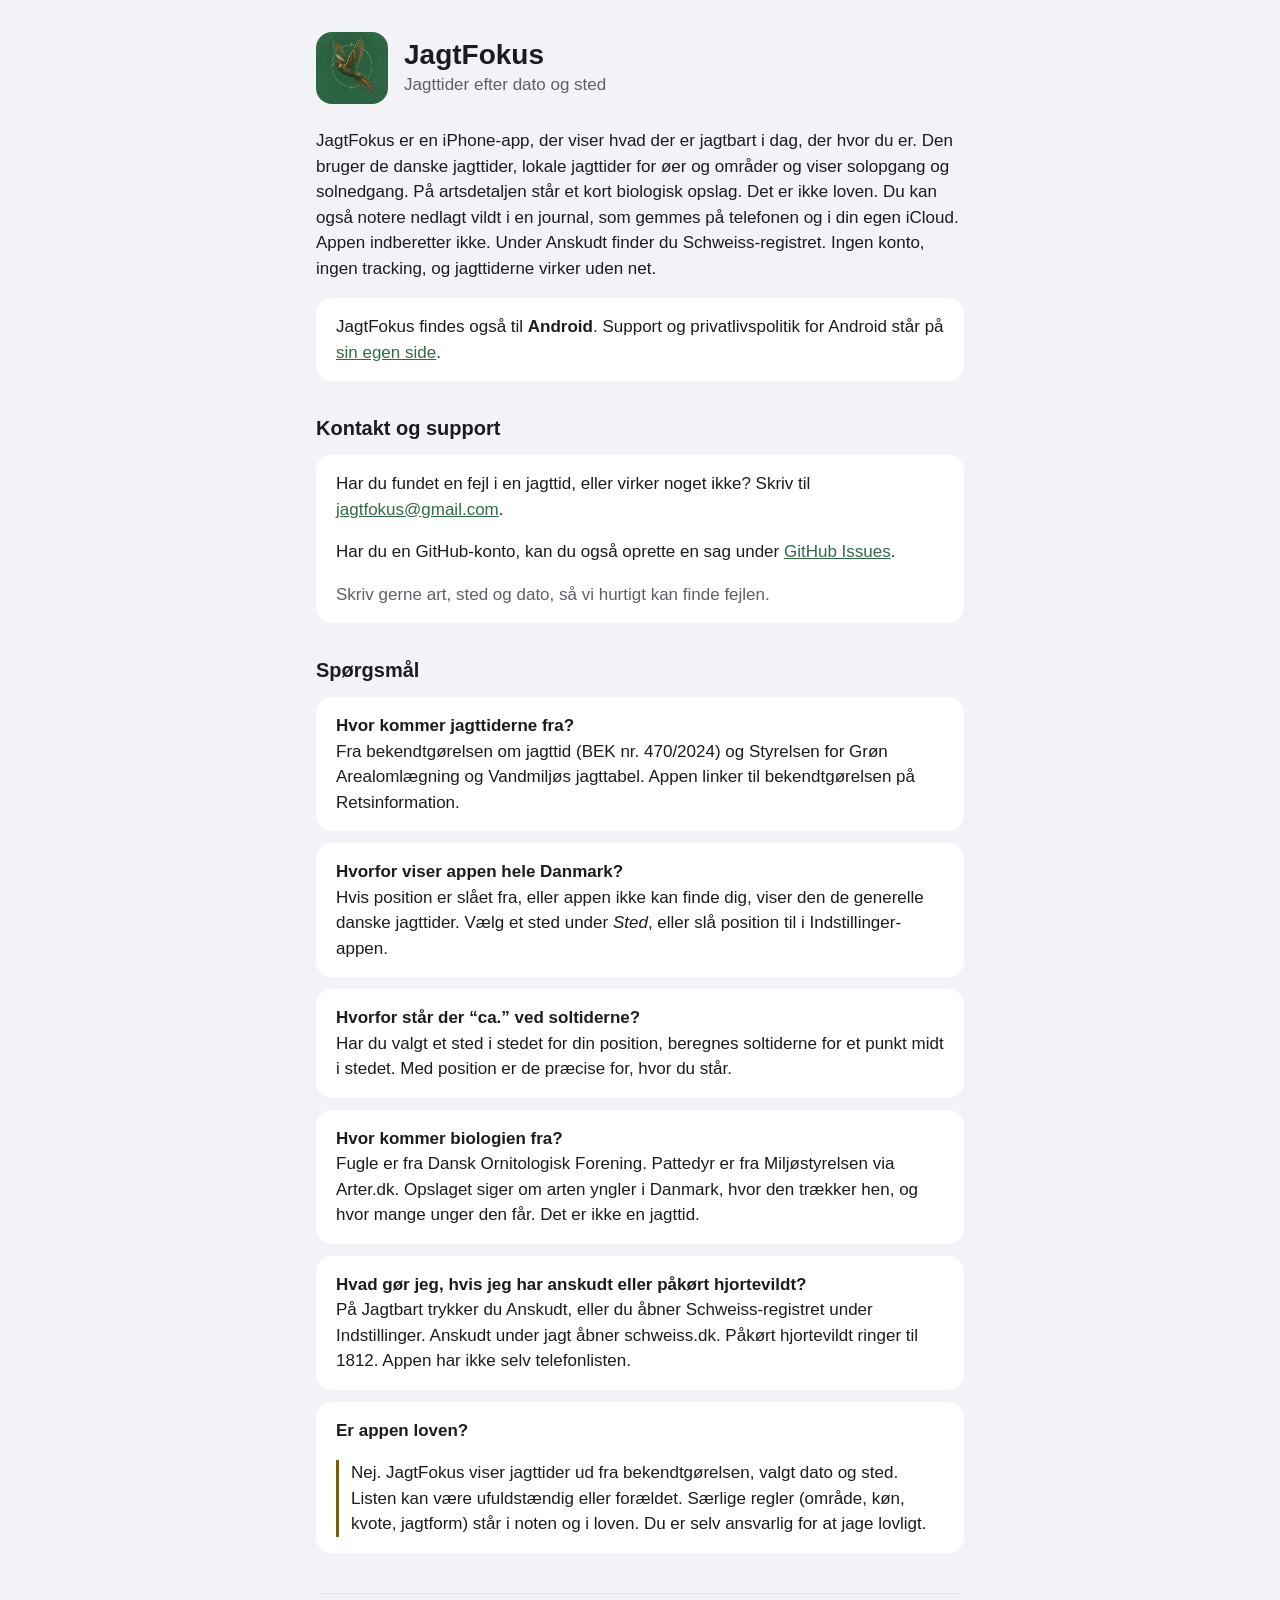
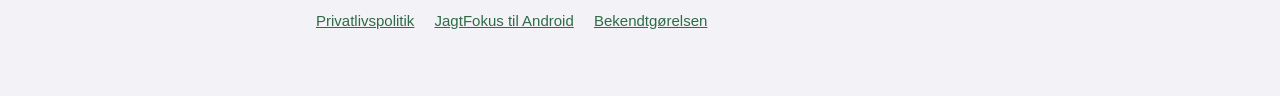
<file: index.html>
<!doctype html>
<html lang="da">
<head>
<meta charset="utf-8">
<meta name="viewport" content="width=device-width, initial-scale=1">
<title>JagtFokus – support</title>
<meta name="description" content="JagtFokus viser hvad der er jagtbart i dag, der hvor du er. Support og spørgsmål.">
<link rel="stylesheet" href="style.css">
</head>
<body>
<main>
<header>
  <img src="icon.png" alt="">
  <div>
    <h1>JagtFokus</h1>
    <div class="muted">Jagttider efter dato og sted</div>
  </div>
</header>

<p>JagtFokus er en iPhone-app, der viser hvad der er jagtbart i dag, der hvor du er. Den bruger de danske jagttider, lokale jagttider for øer og områder og viser solopgang og solnedgang. På artsdetaljen står et kort biologisk opslag. Det er ikke loven. Du kan også notere nedlagt vildt i en journal, som gemmes på telefonen og i din egen iCloud. Appen indberetter ikke. Under Anskudt finder du Schweiss-registret. Ingen konto, ingen tracking, og jagttiderne virker uden net.</p>

<div class="card">
  <p>JagtFokus findes også til <strong>Android</strong>. Support og privatlivspolitik for Android står på <a href="android/">sin egen side</a>.</p>
</div>

<h2>Kontakt og support</h2>
<div class="card">
  <p>Har du fundet en fejl i en jagttid, eller virker noget ikke? Skriv til <a href="mailto:jagtfokus@gmail.com">jagtfokus@gmail.com</a>.</p>
  <p>Har du en GitHub-konto, kan du også oprette en sag under <a href="https://github.com/KennethEgholm/jagtapp/issues">GitHub Issues</a>.</p>
  <p class="muted">Skriv gerne art, sted og dato, så vi hurtigt kan finde fejlen.</p>
</div>

<h2>Spørgsmål</h2>
<div class="card">
  <p><strong>Hvor kommer jagttiderne fra?</strong><br>
  Fra bekendtgørelsen om jagttid (BEK nr. 470/2024) og Styrelsen for Grøn Arealomlægning og Vandmiljøs jagttabel. Appen linker til bekendtgørelsen på Retsinformation.</p>
</div>
<div class="card">
  <p><strong>Hvorfor viser appen hele Danmark?</strong><br>
  Hvis position er slået fra, eller appen ikke kan finde dig, viser den de generelle danske jagttider. Vælg et sted under <em>Sted</em>, eller slå position til i Indstillinger-appen.</p>
</div>
<div class="card">
  <p><strong>Hvorfor står der “ca.” ved soltiderne?</strong><br>
  Har du valgt et sted i stedet for din position, beregnes soltiderne for et punkt midt i stedet. Med position er de præcise for, hvor du står.</p>
</div>
<div class="card">
  <p><strong>Hvor kommer biologien fra?</strong><br>
  Fugle er fra Dansk Ornitologisk Forening. Pattedyr er fra Miljøstyrelsen via Arter.dk. Opslaget siger om arten yngler i Danmark, hvor den trækker hen, og hvor mange unger den får. Det er ikke en jagttid.</p>
</div>
<div class="card">
  <p><strong>Hvad gør jeg, hvis jeg har anskudt eller påkørt hjortevildt?</strong><br>
  På Jagtbart trykker du Anskudt, eller du åbner Schweiss-registret under Indstillinger. Anskudt under jagt åbner schweiss.dk. Påkørt hjortevildt ringer til 1812. Appen har ikke selv telefonlisten.</p>
</div>
<div class="card">
  <p><strong>Er appen loven?</strong></p>
  <p class="note">Nej. JagtFokus viser jagttider ud fra bekendtgørelsen, valgt dato og sted. Listen kan være ufuldstændig eller forældet. Særlige regler (område, køn, kvote, jagtform) står i noten og i loven. Du er selv ansvarlig for at jage lovligt.</p>
</div>

<nav>
  <a href="privatliv.html">Privatlivspolitik</a>
  <a href="android/">JagtFokus til Android</a>
  <a href="https://www.retsinformation.dk/eli/lta/2024/470">Bekendtgørelsen</a>
</nav>
</main>
</body>
</html>
</file>
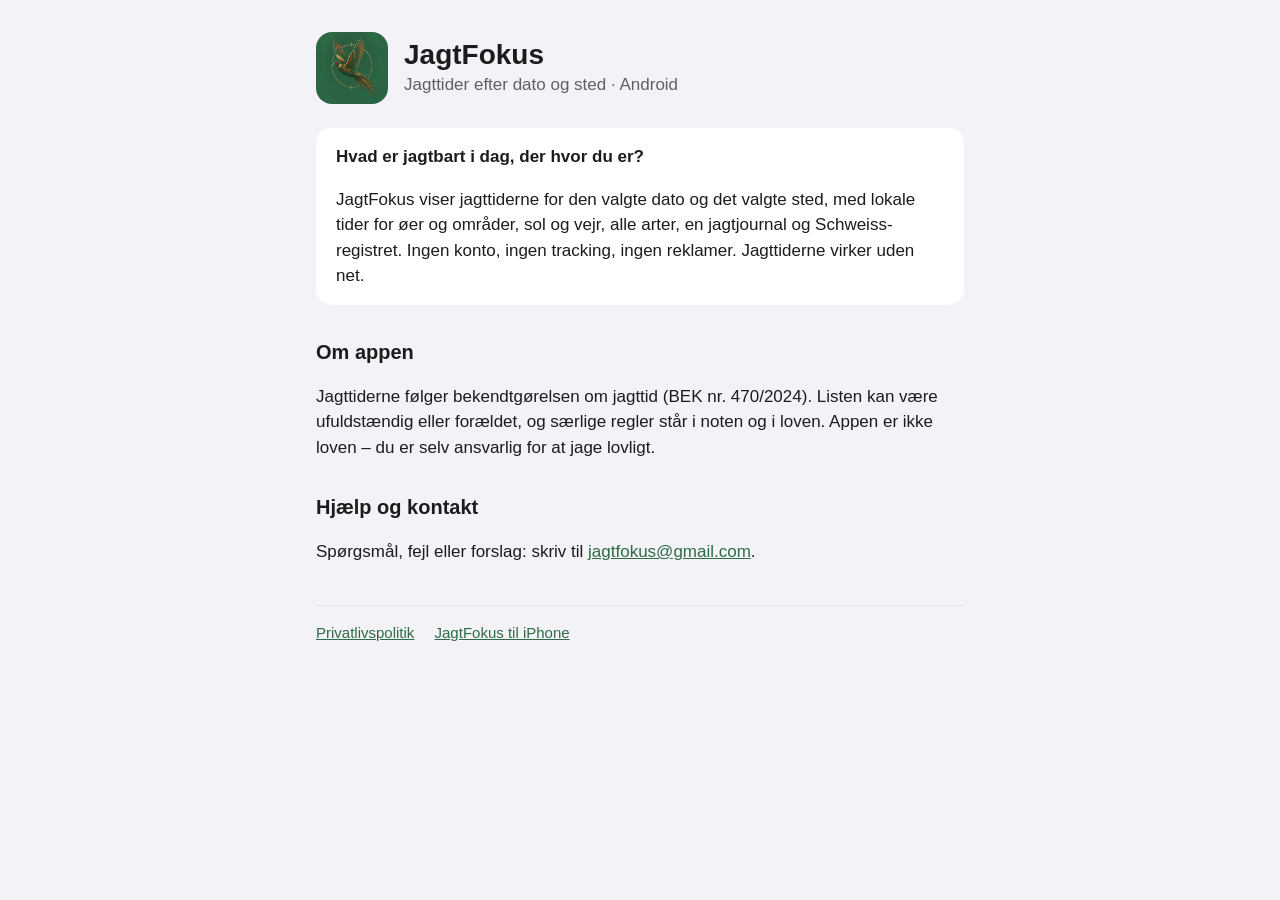
<file: android/index.html>
<!doctype html>
<html lang="da">
<head>
<meta charset="utf-8">
<meta name="viewport" content="width=device-width, initial-scale=1">
<title>JagtFokus til Android</title>
<link rel="stylesheet" href="style.css">
</head>
<body>
<main>
<header>
  <img src="icon.png" alt="">
  <div>
    <h1>JagtFokus</h1>
    <div class="muted">Jagttider efter dato og sted · Android</div>
  </div>
</header>

<div class="card">
  <p><strong>Hvad er jagtbart i dag, der hvor du er?</strong></p>
  <p>JagtFokus viser jagttiderne for den valgte dato og det valgte sted, med lokale tider for øer og områder, sol og vejr, alle arter, en jagtjournal og Schweiss-registret. Ingen konto, ingen tracking, ingen reklamer. Jagttiderne virker uden net.</p>
</div>

<h2>Om appen</h2>
<p>Jagttiderne følger bekendtgørelsen om jagttid (BEK nr. 470/2024). Listen kan være ufuldstændig eller forældet, og særlige regler står i noten og i loven. Appen er ikke loven – du er selv ansvarlig for at jage lovligt.</p>

<h2>Hjælp og kontakt</h2>
<p>Spørgsmål, fejl eller forslag: skriv til <a href="mailto:jagtfokus@gmail.com">jagtfokus@gmail.com</a>.</p>

<nav>
  <a href="privatliv.html">Privatlivspolitik</a>
  <a href="https://kennethegholm.github.io/jagtapp/">JagtFokus til iPhone</a>
</nav>
</main>
</body>
</html>
</file>
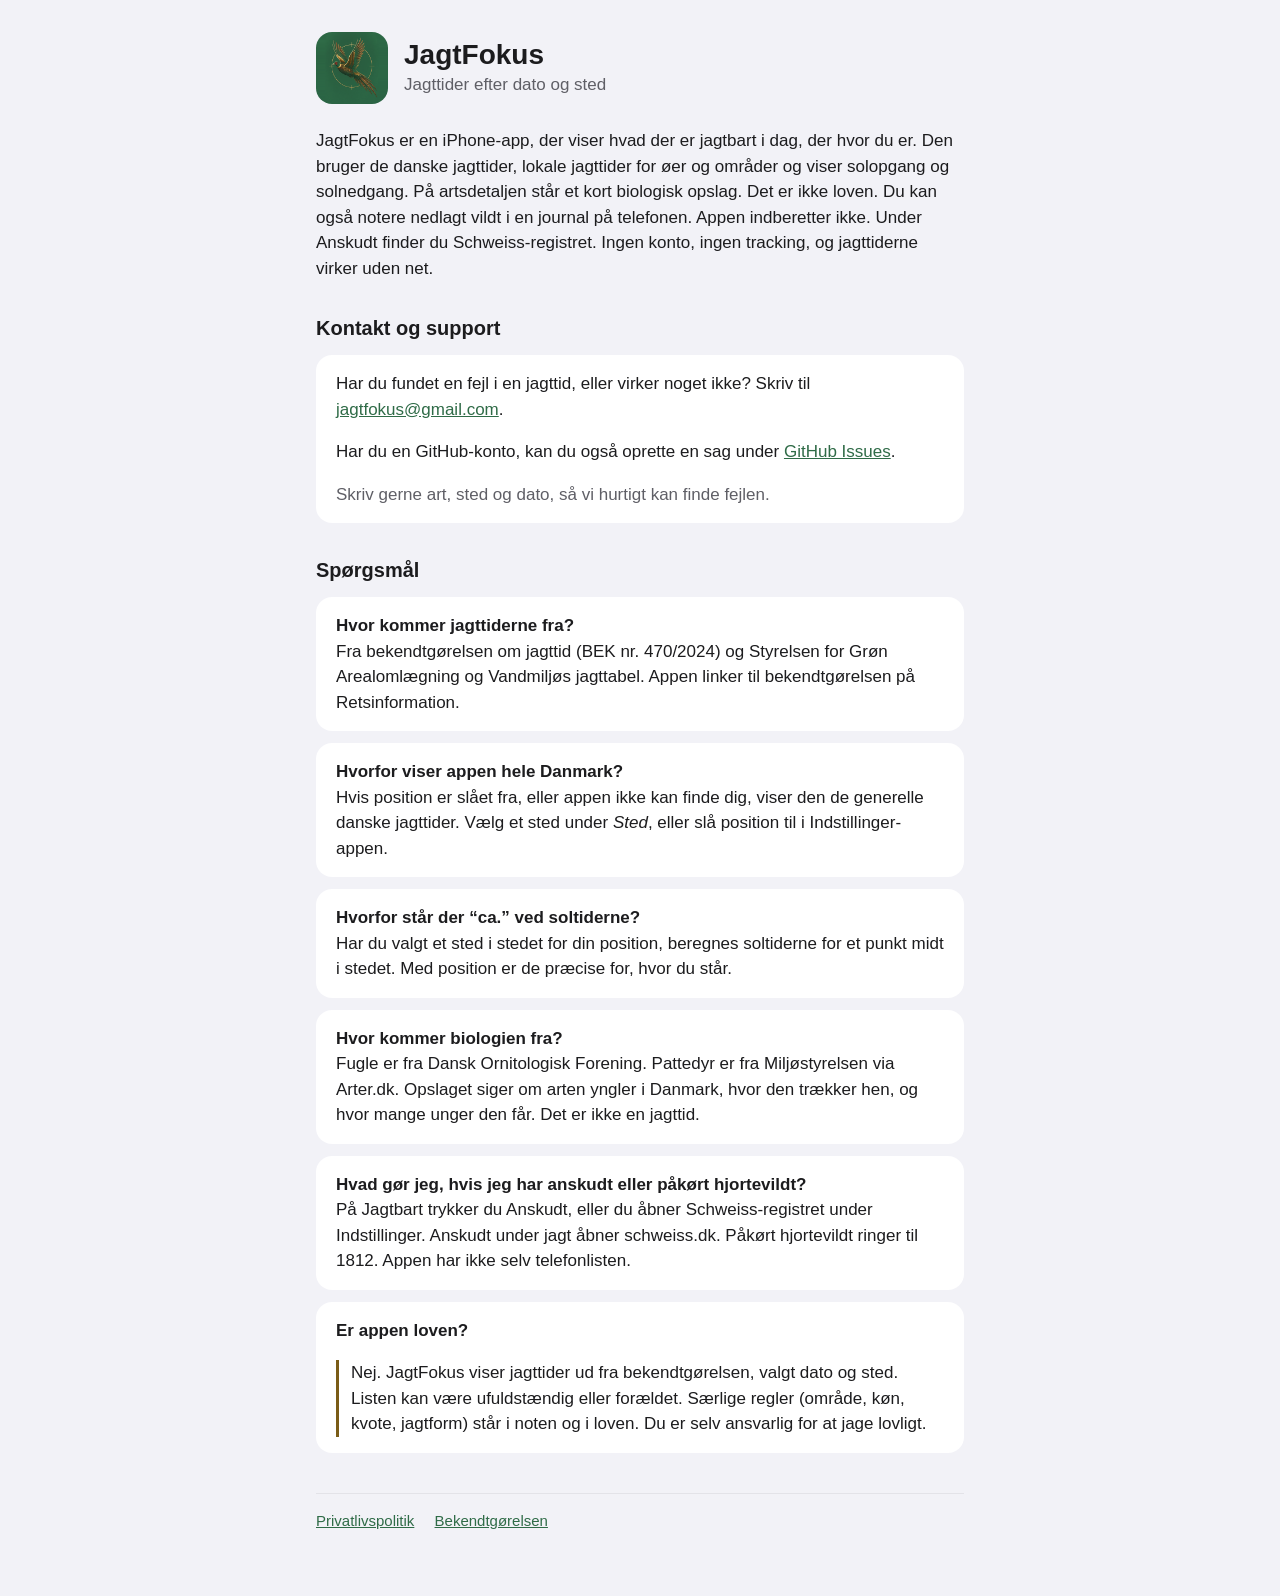
<file: docs/index.html>
<!doctype html>
<html lang="da">
<head>
<meta charset="utf-8">
<meta name="viewport" content="width=device-width, initial-scale=1">
<title>JagtFokus – support</title>
<meta name="description" content="JagtFokus viser hvad der er jagtbart i dag, der hvor du er. Support og spørgsmål.">
<link rel="stylesheet" href="style.css">
</head>
<body>
<main>
<header>
  <img src="icon.png" alt="">
  <div>
    <h1>JagtFokus</h1>
    <div class="muted">Jagttider efter dato og sted</div>
  </div>
</header>

<p>JagtFokus er en iPhone-app, der viser hvad der er jagtbart i dag, der hvor du er. Den bruger de danske jagttider, lokale jagttider for øer og områder og viser solopgang og solnedgang. På artsdetaljen står et kort biologisk opslag. Det er ikke loven. Du kan også notere nedlagt vildt i en journal på telefonen. Appen indberetter ikke. Under Anskudt finder du Schweiss-registret. Ingen konto, ingen tracking, og jagttiderne virker uden net.</p>

<h2>Kontakt og support</h2>
<div class="card">
  <p>Har du fundet en fejl i en jagttid, eller virker noget ikke? Skriv til <a href="mailto:jagtfokus@gmail.com">jagtfokus@gmail.com</a>.</p>
  <p>Har du en GitHub-konto, kan du også oprette en sag under <a href="https://github.com/KennethEgholm/jagtapp/issues">GitHub Issues</a>.</p>
  <p class="muted">Skriv gerne art, sted og dato, så vi hurtigt kan finde fejlen.</p>
</div>

<h2>Spørgsmål</h2>
<div class="card">
  <p><strong>Hvor kommer jagttiderne fra?</strong><br>
  Fra bekendtgørelsen om jagttid (BEK nr. 470/2024) og Styrelsen for Grøn Arealomlægning og Vandmiljøs jagttabel. Appen linker til bekendtgørelsen på Retsinformation.</p>
</div>
<div class="card">
  <p><strong>Hvorfor viser appen hele Danmark?</strong><br>
  Hvis position er slået fra, eller appen ikke kan finde dig, viser den de generelle danske jagttider. Vælg et sted under <em>Sted</em>, eller slå position til i Indstillinger-appen.</p>
</div>
<div class="card">
  <p><strong>Hvorfor står der “ca.” ved soltiderne?</strong><br>
  Har du valgt et sted i stedet for din position, beregnes soltiderne for et punkt midt i stedet. Med position er de præcise for, hvor du står.</p>
</div>
<div class="card">
  <p><strong>Hvor kommer biologien fra?</strong><br>
  Fugle er fra Dansk Ornitologisk Forening. Pattedyr er fra Miljøstyrelsen via Arter.dk. Opslaget siger om arten yngler i Danmark, hvor den trækker hen, og hvor mange unger den får. Det er ikke en jagttid.</p>
</div>
<div class="card">
  <p><strong>Hvad gør jeg, hvis jeg har anskudt eller påkørt hjortevildt?</strong><br>
  På Jagtbart trykker du Anskudt, eller du åbner Schweiss-registret under Indstillinger. Anskudt under jagt åbner schweiss.dk. Påkørt hjortevildt ringer til 1812. Appen har ikke selv telefonlisten.</p>
</div>
<div class="card">
  <p><strong>Er appen loven?</strong></p>
  <p class="note">Nej. JagtFokus viser jagttider ud fra bekendtgørelsen, valgt dato og sted. Listen kan være ufuldstændig eller forældet. Særlige regler (område, køn, kvote, jagtform) står i noten og i loven. Du er selv ansvarlig for at jage lovligt.</p>
</div>

<nav>
  <a href="privatliv.html">Privatlivspolitik</a>
  <a href="https://www.retsinformation.dk/eli/lta/2024/470">Bekendtgørelsen</a>
</nav>
</main>
</body>
</html>
</file>
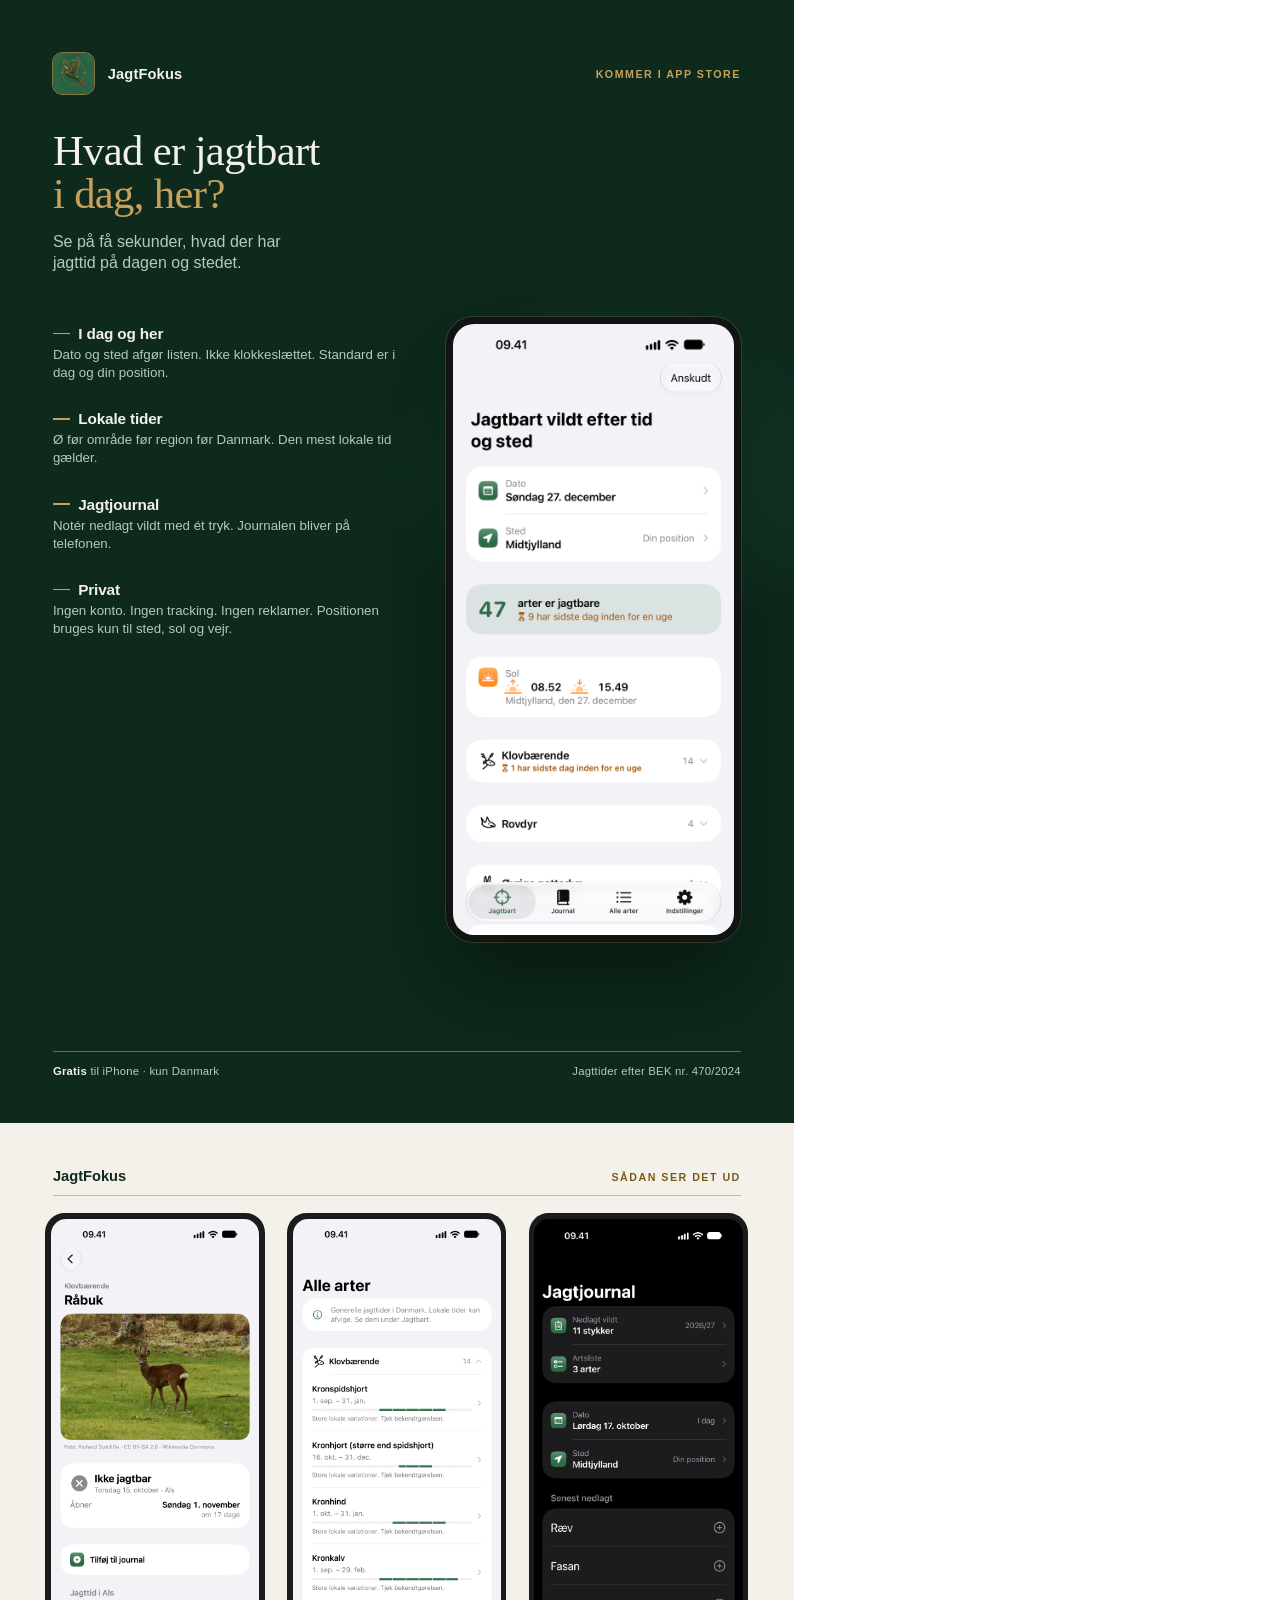
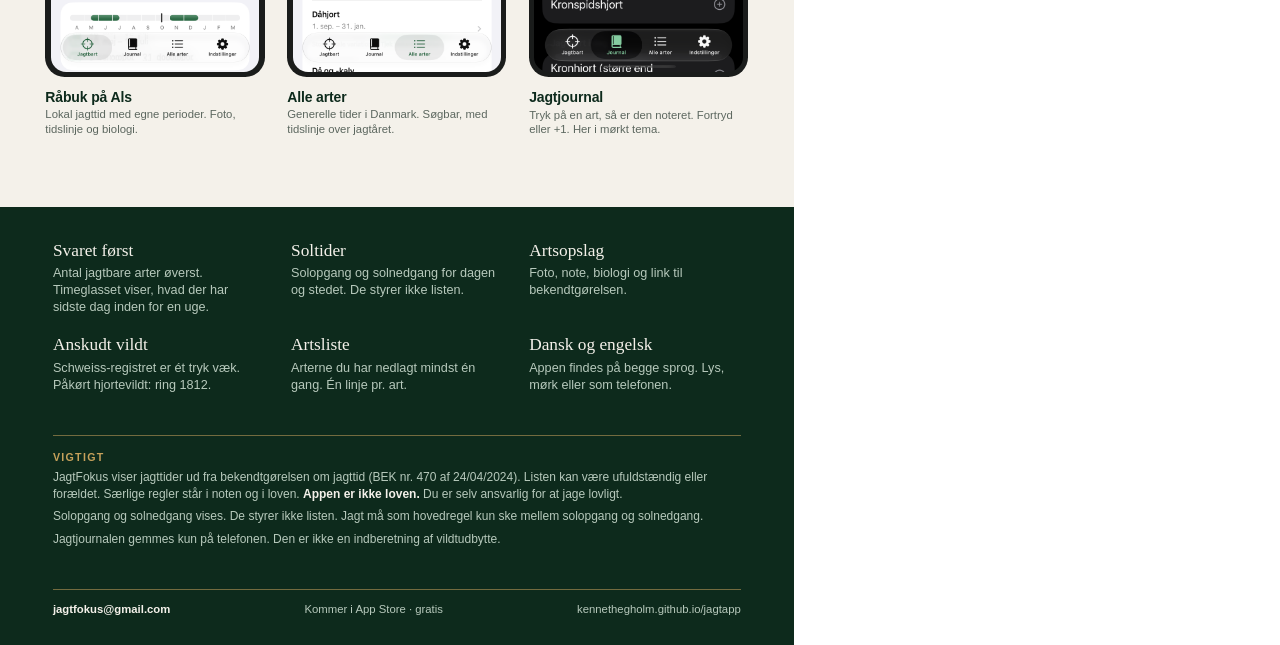
<file: spec/prospekt/index.html>
<!doctype html>
<html lang="da">
<head>
<meta charset="utf-8">
<title>JagtFokus — prospekt</title>
<style>
  @font-face {
    font-family: "Iowan";
    src: url("file:///System/Library/Fonts/Supplemental/Iowan%20Old%20Style.ttc") format("truetype");
    font-weight: 400;
    font-style: normal;
  }
  @font-face {
    font-family: "Iowan";
    src: url("file:///System/Library/Fonts/Supplemental/Iowan%20Old%20Style.ttc") format("truetype");
    font-weight: 700;
    font-style: normal;
  }
  @font-face {
    font-family: "Avenir";
    src: url("file:///System/Library/Fonts/Avenir%20Next.ttc") format("truetype");
    font-weight: 400;
    font-style: normal;
  }
  @font-face {
    font-family: "Avenir";
    src: url("file:///System/Library/Fonts/Avenir%20Next.ttc") format("truetype");
    font-weight: 500;
    font-style: normal;
  }
  @font-face {
    font-family: "Avenir";
    src: url("file:///System/Library/Fonts/Avenir%20Next.ttc") format("truetype");
    font-weight: 600;
    font-style: normal;
  }

  :root {
    --deep: #0D2A1C;
    --deep-2: #143526;
    --forest: #2F6B47;
    --sage: #B7C9BC;
    --cream: #F4F1EA;
    --ink: #14241C;
    --muted: #5C675F;
    --brass: #C6A15B;
    --brass-deep: #7A5C17;
    --line: rgba(198, 161, 91, 0.55);
  }

  * { box-sizing: border-box; margin: 0; padding: 0; }
  html, body { background: white; }
  body {
    font-family: "Avenir Next", Avenir, "Helvetica Neue", sans-serif;
    color: var(--ink);
    -webkit-print-color-adjust: exact;
    print-color-adjust: exact;
  }

  @page { size: A4 portrait; margin: 0; }

  .page {
    width: 210mm;
    height: 297mm;
    position: relative;
    overflow: hidden;
    page-break-after: always;
    break-after: page;
  }
  .page:last-child { page-break-after: auto; break-after: auto; }

  /* ——— Cover ——— */
  .cover {
    background:
      radial-gradient(ellipse 90mm 70mm at 78% 42%, #1a4632 0%, rgba(26, 70, 50, 0) 70%),
      var(--deep);
    color: var(--cream);
  }

  .top {
    position: absolute;
    top: 14mm;
    left: 14mm;
    right: 14mm;
    display: flex;
    align-items: center;
    gap: 3.5mm;
  }
  .top img {
    width: 11mm;
    height: 11mm;
    border-radius: 2.6mm;
    box-shadow: 0 0 0 0.25mm rgba(198, 161, 91, 0.65);
  }
  .brand {
    font-weight: 600;
    font-size: 11pt;
    letter-spacing: 0.01em;
  }
  .top .soon {
    margin-left: auto;
    font-size: 8pt;
    font-weight: 600;
    letter-spacing: 0.14em;
    text-transform: uppercase;
    color: var(--brass);
  }

  .headline {
    position: absolute;
    top: 34mm;
    left: 14mm;
    right: 14mm;
  }
  .headline h1 {
    font-family: "Iowan Old Style", Iowan, Palatino, Georgia, serif;
    font-weight: 400;
    font-size: 32pt;
    line-height: 1.02;
    letter-spacing: -0.015em;
  }
  .headline h1 em {
    font-style: normal;
    color: var(--brass);
  }
  .headline p {
    margin-top: 4mm;
    max-width: 96mm;
    font-size: 12pt;
    line-height: 1.35;
    color: var(--sage);
  }

  .cover-phone {
    position: absolute;
    top: 84mm;
    right: 14mm;
    width: 78mm;
    padding: 1.8mm;
    background: #101412;
    border-radius: 7.2mm;
    box-shadow:
      0 0 0 0.2mm rgba(198, 161, 91, 0.28),
      0 10mm 22mm rgba(0, 0, 0, 0.38);
  }
  .cover-phone img {
    display: block;
    width: 100%;
    height: auto;
    border-radius: 5.6mm;
  }

  .points {
    position: absolute;
    top: 86mm;
    left: 14mm;
    width: 92mm;
  }
  .point { margin-bottom: 7.5mm; }
  .point h2 {
    font-size: 11.5pt;
    font-weight: 600;
    letter-spacing: -0.01em;
    margin-bottom: 0.8mm;
  }
  .point p {
    font-size: 10pt;
    line-height: 1.35;
    color: var(--sage);
  }
  .point h2::before {
    content: "";
    display: inline-block;
    width: 4.5mm;
    height: 0.45mm;
    background: var(--brass);
    margin-right: 2.2mm;
    vertical-align: middle;
    position: relative;
    top: -0.4mm;
  }

  .cover-foot {
    position: absolute;
    left: 14mm;
    right: 14mm;
    bottom: 12mm;
    display: flex;
    justify-content: space-between;
    align-items: baseline;
    padding-top: 3.5mm;
    border-top: 0.25mm solid var(--line);
    font-size: 8.5pt;
    letter-spacing: 0.02em;
    color: var(--sage);
  }
  .cover-foot strong {
    color: var(--cream);
    font-weight: 600;
  }

  /* ——— Inside ——— */
  .inside { background: var(--cream); color: var(--ink); }

  .inside-top {
    position: absolute;
    top: 12mm;
    left: 14mm;
    right: 14mm;
    display: flex;
    align-items: baseline;
    justify-content: space-between;
    padding-bottom: 3mm;
    border-bottom: 0.25mm solid rgba(122, 92, 23, 0.35);
  }
  .inside-top .name {
    font-weight: 600;
    font-size: 11pt;
    color: var(--deep);
  }
  .inside-top .kicker {
    font-size: 8pt;
    font-weight: 600;
    letter-spacing: 0.14em;
    text-transform: uppercase;
    color: var(--brass-deep);
  }

  .shots {
    position: absolute;
    top: 24mm;
    left: 12mm;
    right: 12mm;
    display: flex;
    justify-content: space-between;
    gap: 5mm;
  }
  .shot { width: 58mm; text-align: left; }
  .shot .phone {
    background: #1a1c1b;
    padding: 1.4mm;
    border-radius: 5.2mm;
  }
  .shot .phone img {
    display: block;
    width: 100%;
    height: auto;
    border-radius: 4mm;
  }
  .shot h2 {
    margin-top: 3.2mm;
    font-size: 10.5pt;
    font-weight: 600;
    letter-spacing: -0.01em;
    color: var(--deep);
  }
  .shot p {
    margin-top: 0.6mm;
    font-size: 8.5pt;
    line-height: 1.3;
    color: var(--muted);
  }

  .closing {
    position: absolute;
    left: 0;
    right: 0;
    bottom: 0;
    height: 116mm;
    background: var(--deep);
    color: var(--cream);
    padding: 9mm 14mm 8mm;
    display: flex;
    flex-direction: column;
    justify-content: space-between;
  }
  .features {
    display: grid;
    grid-template-columns: repeat(3, 1fr);
    column-gap: 7mm;
    row-gap: 5mm;
  }
  .features h2 {
    font-family: "Iowan Old Style", Iowan, Palatino, Georgia, serif;
    font-weight: 400;
    font-size: 13pt;
    margin-bottom: 1.2mm;
  }
  .features p {
    font-size: 9.5pt;
    line-height: 1.35;
    color: var(--sage);
  }
  .closing .note {
    border-top: 0.25mm solid var(--line);
    padding-top: 4mm;
  }
  .closing .note h2 {
    font-size: 8pt;
    font-weight: 600;
    letter-spacing: 0.12em;
    text-transform: uppercase;
    color: var(--brass);
    margin-bottom: 1.6mm;
  }
  .closing .note p {
    font-size: 9pt;
    line-height: 1.38;
    color: var(--sage);
    max-width: 178mm;
  }
  .closing .note p + p { margin-top: 1.6mm; }
  .closing .note strong { color: var(--cream); font-weight: 600; }

  .band {
    display: flex;
    align-items: baseline;
    justify-content: space-between;
    border-top: 0.25mm solid var(--line);
    padding-top: 3.5mm;
    font-size: 8.5pt;
    color: var(--sage);
  }
  .band strong { color: var(--cream); font-weight: 600; }
</style>
</head>
<body>

<section class="page cover">
  <header class="top">
    <img src="../../assets/icons/AppIcon-1024-fullbleed.png" alt="">
    <div class="brand">JagtFokus</div>
    <div class="soon">Kommer i App Store</div>
  </header>

  <div class="headline">
    <h1>Hvad er jagtbart<br><em>i dag, her?</em></h1>
    <p>Se på få sekunder, hvad der har<br>jagttid på dagen og stedet.</p>
  </div>

  <div class="points">
    <div class="point">
      <h2>I dag og her</h2>
      <p>Dato og sted afgør listen. Ikke klokkeslættet. Standard er i dag og din position.</p>
    </div>
    <div class="point">
      <h2>Lokale tider</h2>
      <p>Ø før område før region før Danmark. Den mest lokale tid gælder.</p>
    </div>
    <div class="point">
      <h2>Jagtjournal</h2>
      <p>Notér nedlagt vildt med ét tryk. Journalen bliver på telefonen.</p>
    </div>
    <div class="point">
      <h2>Privat</h2>
      <p>Ingen konto. Ingen tracking. Ingen reklamer. Positionen bruges kun til sted, sol og vejr.</p>
    </div>
  </div>

  <figure class="cover-phone">
    <img src="../appstore/screenshots/1-jagtbart.png" alt="Jagtbart 27. december i Midtjylland. 47 arter er jagtbare, 9 har sidste dag inden for en uge.">
  </figure>

  <footer class="cover-foot">
    <span><strong>Gratis</strong> til iPhone · kun Danmark</span>
    <span>Jagttider efter BEK nr. 470/2024</span>
  </footer>
</section>

<section class="page inside">
  <header class="inside-top">
    <div class="name">JagtFokus</div>
    <div class="kicker">Sådan ser det ud</div>
  </header>

  <div class="shots">
    <article class="shot">
      <div class="phone">
        <img src="../appstore/screenshots/2-raabuk-als.png" alt="Råbuk på Als. Ikke jagtbar 15. oktober. Åbner 1. november.">
      </div>
      <h2>Råbuk på Als</h2>
      <p>Lokal jagttid med egne perioder. Foto, tidslinje og biologi.</p>
    </article>
    <article class="shot">
      <div class="phone">
        <img src="../appstore/screenshots/3-alle-arter.png" alt="Alle arter med tidslinje over jagtåret.">
      </div>
      <h2>Alle arter</h2>
      <p>Generelle tider i Danmark. Søgbar, med tidslinje over jagtåret.</p>
    </article>
    <article class="shot">
      <div class="phone">
        <img src="journal-moerk.png" alt="Jagtjournal i mørkt tema. 11 stykker nedlagt i jagtåret 2026/27.">
      </div>
      <h2>Jagtjournal</h2>
      <p>Tryk på en art, så er den noteret. Fortryd eller +1. Her i mørkt tema.</p>
    </article>
  </div>

  <footer class="closing">
    <div class="features">
      <div>
        <h2>Svaret først</h2>
        <p>Antal jagtbare arter øverst. Timeglasset viser, hvad der har sidste dag inden for en uge.</p>
      </div>
      <div>
        <h2>Soltider</h2>
        <p>Solopgang og solnedgang for dagen og stedet. De styrer ikke listen.</p>
      </div>
      <div>
        <h2>Artsopslag</h2>
        <p>Foto, note, biologi og link til bekendtgørelsen.</p>
      </div>
      <div>
        <h2>Anskudt vildt</h2>
        <p>Schweiss-registret er ét tryk væk. Påkørt hjortevildt: ring 1812.</p>
      </div>
      <div>
        <h2>Artsliste</h2>
        <p>Arterne du har nedlagt mindst én gang. Én linje pr. art.</p>
      </div>
      <div>
        <h2>Dansk og engelsk</h2>
        <p>Appen findes på begge sprog. Lys, mørk eller som telefonen.</p>
      </div>
    </div>
    <div class="note">
      <h2>Vigtigt</h2>
      <p>JagtFokus viser jagttider ud fra bekendtgørelsen om jagttid (BEK nr. 470 af 24/04/2024). Listen kan være ufuldstændig eller forældet. Særlige regler står i noten og i loven. <strong>Appen er ikke loven.</strong> Du er selv ansvarlig for at jage lovligt.</p>
      <p>Solopgang og solnedgang vises. De styrer ikke listen. Jagt må som hovedregel kun ske mellem solopgang og solnedgang.</p>
      <p>Jagtjournalen gemmes kun på telefonen. Den er ikke en indberetning af vildtudbytte.</p>
    </div>
    <div class="band">
      <span><strong>jagtfokus@gmail.com</strong></span>
      <span>Kommer i App Store · gratis</span>
      <span>kennethegholm.github.io/jagtapp</span>
    </div>
  </footer>
</section>

</body>
</html>
</file>
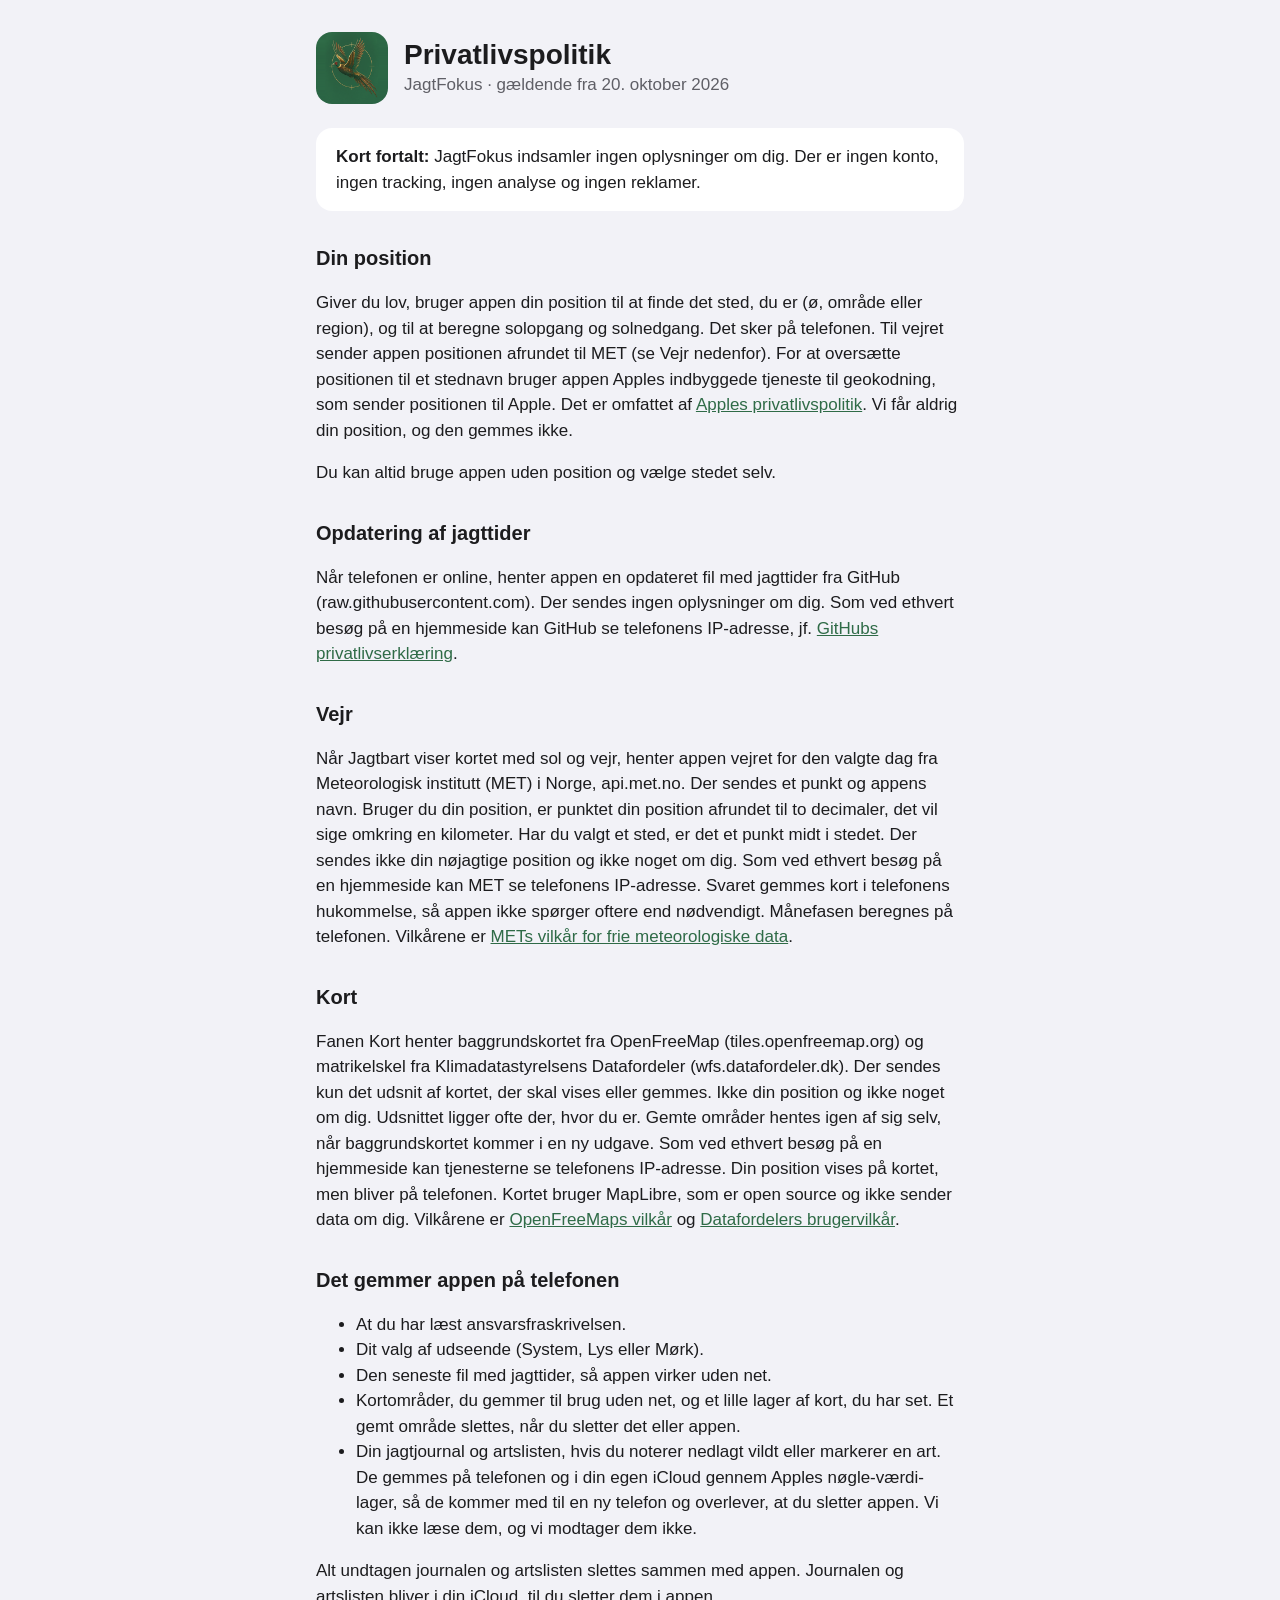
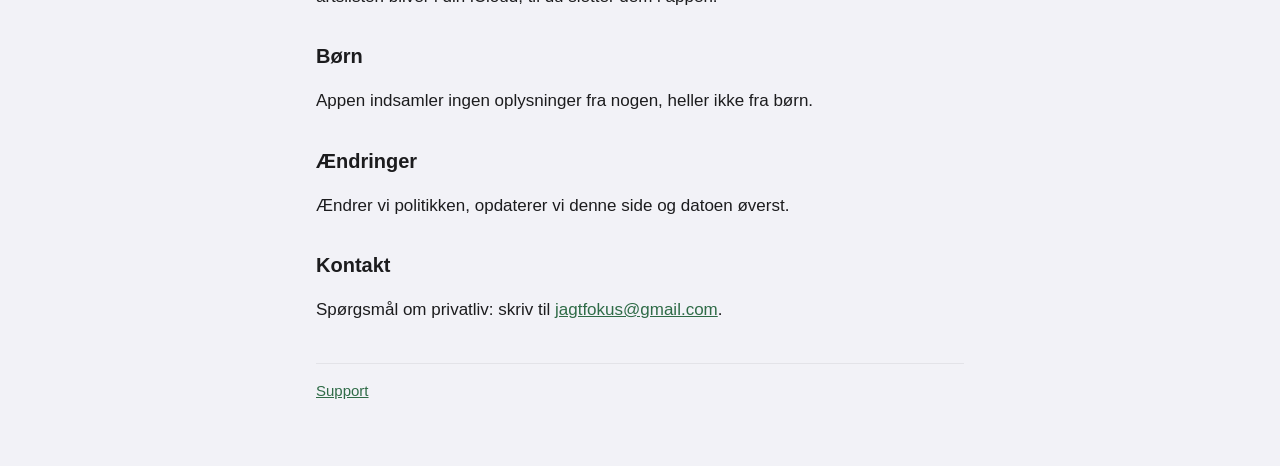
<file: privatliv.html>
<!doctype html>
<html lang="da">
<head>
<meta charset="utf-8">
<meta name="viewport" content="width=device-width, initial-scale=1">
<title>JagtFokus – privatlivspolitik</title>
<link rel="stylesheet" href="style.css">
</head>
<body>
<main>
<header>
  <img src="icon.png" alt="">
  <div>
    <h1>Privatlivspolitik</h1>
    <div class="muted">JagtFokus · gældende fra 20. oktober 2026</div>
  </div>
</header>

<div class="card">
  <p><strong>Kort fortalt:</strong> JagtFokus indsamler ingen oplysninger om dig. Der er ingen konto, ingen tracking, ingen analyse og ingen reklamer.</p>
</div>

<h2>Din position</h2>
<p>Giver du lov, bruger appen din position til at finde det sted, du er (ø, område eller region), og til at beregne solopgang og solnedgang. Det sker på telefonen. Til vejret sender appen positionen afrundet til MET (se Vejr nedenfor). For at oversætte positionen til et stednavn bruger appen Apples indbyggede tjeneste til geokodning, som sender positionen til Apple. Det er omfattet af <a href="https://www.apple.com/dk/legal/privacy/">Apples privatlivspolitik</a>. Vi får aldrig din position, og den gemmes ikke.</p>
<p>Du kan altid bruge appen uden position og vælge stedet selv.</p>

<h2>Opdatering af jagttider</h2>
<p>Når telefonen er online, henter appen en opdateret fil med jagttider fra GitHub (raw.githubusercontent.com). Der sendes ingen oplysninger om dig. Som ved ethvert besøg på en hjemmeside kan GitHub se telefonens IP-adresse, jf. <a href="https://docs.github.com/en/site-policy/privacy-policies/github-general-privacy-statement">GitHubs privatlivserklæring</a>.</p>

<h2>Vejr</h2>
<p>Når Jagtbart viser kortet med sol og vejr, henter appen vejret for den valgte dag fra Meteorologisk institutt (MET) i Norge, api.met.no. Der sendes et punkt og appens navn. Bruger du din position, er punktet din position afrundet til to decimaler, det vil sige omkring en kilometer. Har du valgt et sted, er det et punkt midt i stedet. Der sendes ikke din nøjagtige position og ikke noget om dig. Som ved ethvert besøg på en hjemmeside kan MET se telefonens IP-adresse. Svaret gemmes kort i telefonens hukommelse, så appen ikke spørger oftere end nødvendigt. Månefasen beregnes på telefonen. Vilkårene er <a href="https://www.met.no/en/free-meteorological-data">METs vilkår for frie meteorologiske data</a>.</p>

<h2>Kort</h2>
<p>Fanen Kort henter baggrundskortet fra OpenFreeMap (tiles.openfreemap.org) og matrikelskel fra Klimadatastyrelsens Datafordeler (wfs.datafordeler.dk). Der sendes kun det udsnit af kortet, der skal vises eller gemmes. Ikke din position og ikke noget om dig. Udsnittet ligger ofte der, hvor du er. Gemte områder hentes igen af sig selv, når baggrundskortet kommer i en ny udgave. Som ved ethvert besøg på en hjemmeside kan tjenesterne se telefonens IP-adresse. Din position vises på kortet, men bliver på telefonen. Kortet bruger MapLibre, som er open source og ikke sender data om dig. Vilkårene er <a href="https://openfreemap.org/tos/">OpenFreeMaps vilkår</a> og <a href="https://datafordeler.dk/vejledning/brugervilkaar/ejendomsoplysninger-ebr-og-mat/">Datafordelers brugervilkår</a>.</p>

<h2>Det gemmer appen på telefonen</h2>
<ul>
  <li>At du har læst ansvarsfraskrivelsen.</li>
  <li>Dit valg af udseende (System, Lys eller Mørk).</li>
  <li>Den seneste fil med jagttider, så appen virker uden net.</li>
  <li>Kortområder, du gemmer til brug uden net, og et lille lager af kort, du har set. Et gemt område slettes, når du sletter det eller appen.</li>
  <li>Din jagtjournal og artslisten, hvis du noterer nedlagt vildt eller markerer en art. De gemmes på telefonen og i din egen iCloud gennem Apples nøgle-værdi-lager, så de kommer med til en ny telefon og overlever, at du sletter appen. Vi kan ikke læse dem, og vi modtager dem ikke.</li>
</ul>
<p>Alt undtagen journalen og artslisten slettes sammen med appen. Journalen og artslisten bliver i din iCloud, til du sletter dem i appen.</p>

<h2>Børn</h2>
<p>Appen indsamler ingen oplysninger fra nogen, heller ikke fra børn.</p>

<h2>Ændringer</h2>
<p>Ændrer vi politikken, opdaterer vi denne side og datoen øverst.</p>

<h2>Kontakt</h2>
<p>Spørgsmål om privatliv: skriv til <a href="mailto:jagtfokus@gmail.com">jagtfokus@gmail.com</a>.</p>

<nav>
  <a href="index.html">Support</a>
</nav>
</main>
</body>
</html>
</file>
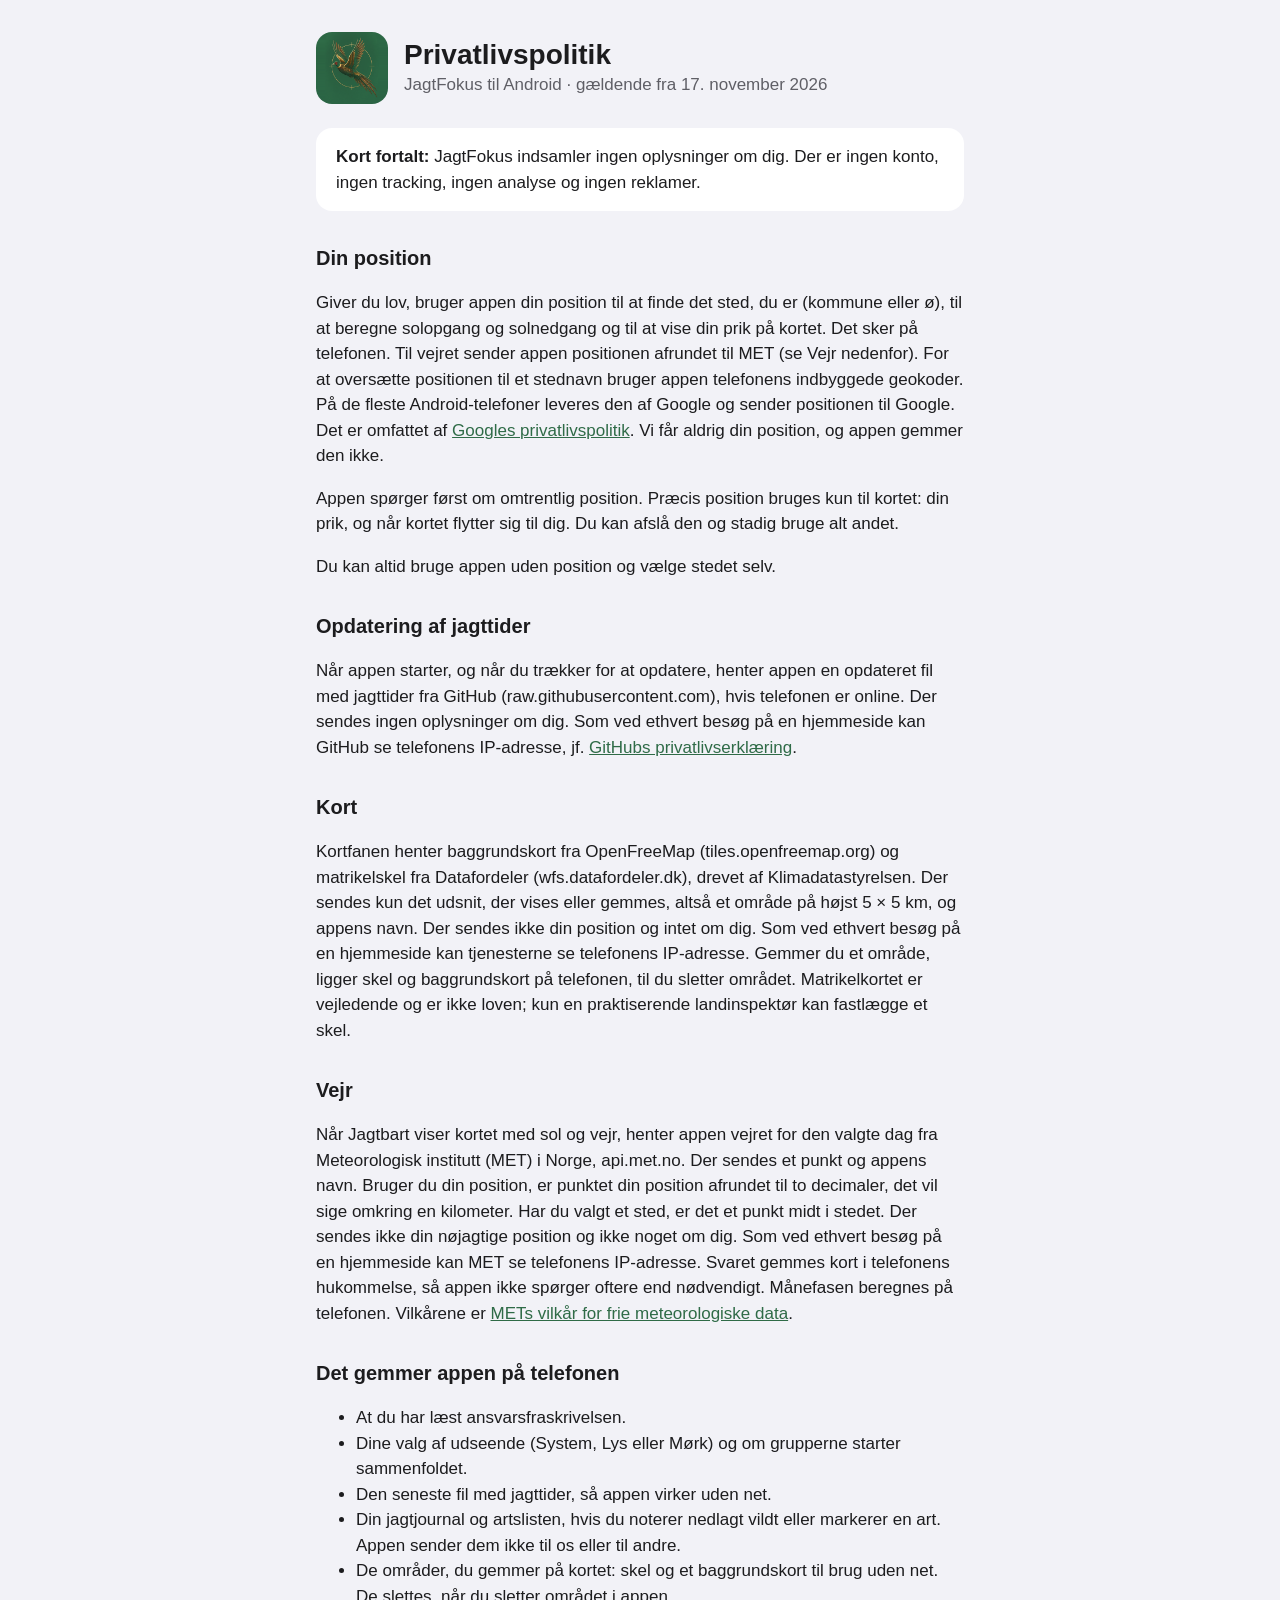
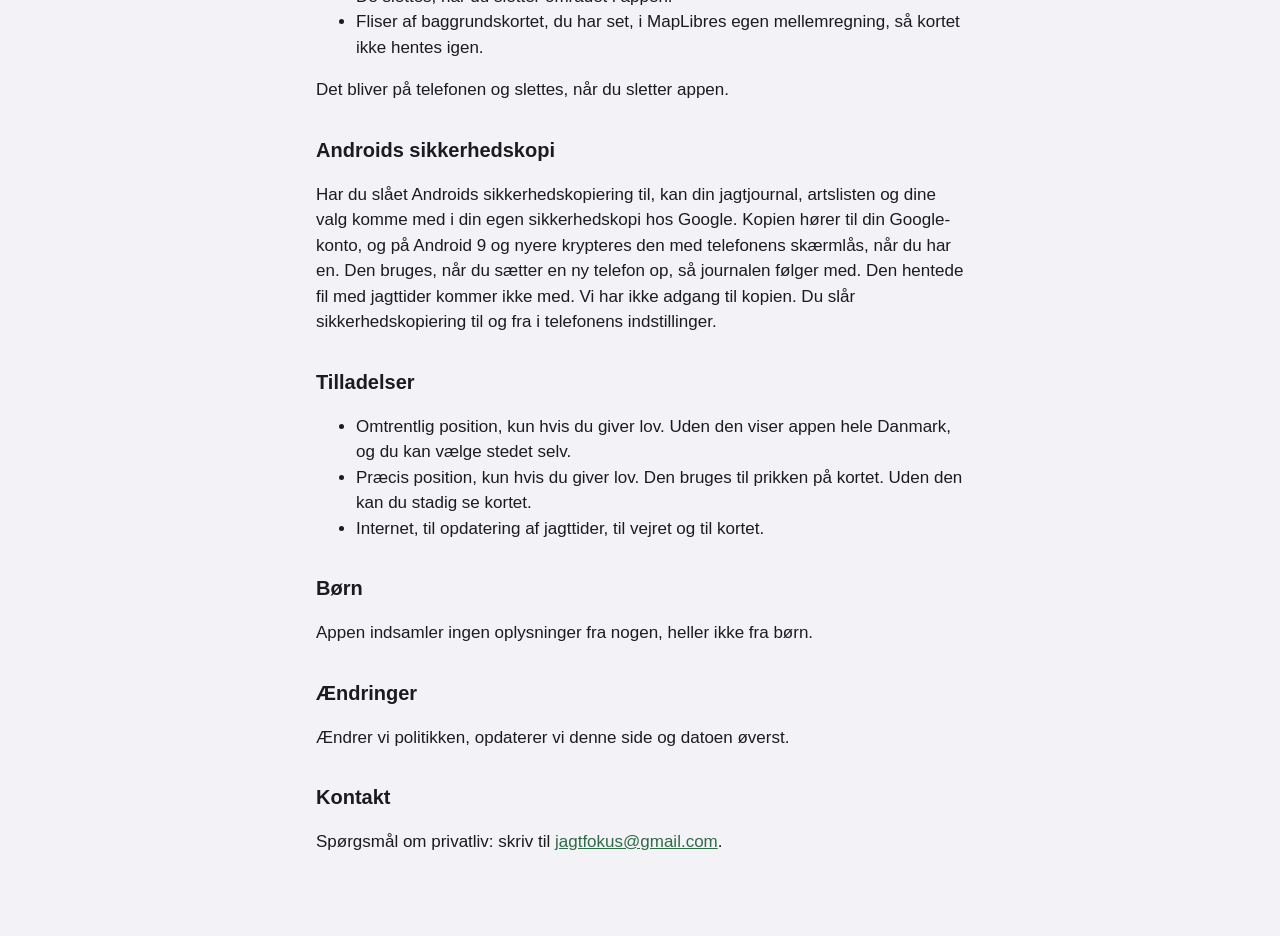
<file: android/privatliv.html>
<!doctype html>
<html lang="da">
<head>
<meta charset="utf-8">
<meta name="viewport" content="width=device-width, initial-scale=1">
<title>JagtFokus til Android – privatlivspolitik</title>
<link rel="stylesheet" href="style.css">
</head>
<body>
<main>
<header>
  <img src="icon.png" alt="">
  <div>
    <h1>Privatlivspolitik</h1>
    <div class="muted">JagtFokus til Android · gældende fra 17. november 2026</div>
  </div>
</header>

<div class="card">
  <p><strong>Kort fortalt:</strong> JagtFokus indsamler ingen oplysninger om dig. Der er ingen konto, ingen tracking, ingen analyse og ingen reklamer.</p>
</div>

<h2>Din position</h2>
<p>Giver du lov, bruger appen din position til at finde det sted, du er (kommune eller ø), til at beregne solopgang og solnedgang og til at vise din prik på kortet. Det sker på telefonen. Til vejret sender appen positionen afrundet til MET (se Vejr nedenfor). For at oversætte positionen til et stednavn bruger appen telefonens indbyggede geokoder. På de fleste Android-telefoner leveres den af Google og sender positionen til Google. Det er omfattet af <a href="https://policies.google.com/privacy?hl=da">Googles privatlivspolitik</a>. Vi får aldrig din position, og appen gemmer den ikke.</p>
<p>Appen spørger først om omtrentlig position. Præcis position bruges kun til kortet: din prik, og når kortet flytter sig til dig. Du kan afslå den og stadig bruge alt andet.</p>
<p>Du kan altid bruge appen uden position og vælge stedet selv.</p>

<h2>Opdatering af jagttider</h2>
<p>Når appen starter, og når du trækker for at opdatere, henter appen en opdateret fil med jagttider fra GitHub (raw.githubusercontent.com), hvis telefonen er online. Der sendes ingen oplysninger om dig. Som ved ethvert besøg på en hjemmeside kan GitHub se telefonens IP-adresse, jf. <a href="https://docs.github.com/en/site-policy/privacy-policies/github-general-privacy-statement">GitHubs privatlivserklæring</a>.</p>

<h2>Kort</h2>
<p>Kortfanen henter baggrundskort fra OpenFreeMap (tiles.openfreemap.org) og matrikelskel fra Datafordeler (wfs.datafordeler.dk), drevet af Klimadatastyrelsen. Der sendes kun det udsnit, der vises eller gemmes, altså et område på højst 5 × 5 km, og appens navn. Der sendes ikke din position og intet om dig. Som ved ethvert besøg på en hjemmeside kan tjenesterne se telefonens IP-adresse. Gemmer du et område, ligger skel og baggrundskort på telefonen, til du sletter området. Matrikelkortet er vejledende og er ikke loven; kun en praktiserende landinspektør kan fastlægge et skel.</p>

<h2>Vejr</h2>
<p>Når Jagtbart viser kortet med sol og vejr, henter appen vejret for den valgte dag fra Meteorologisk institutt (MET) i Norge, api.met.no. Der sendes et punkt og appens navn. Bruger du din position, er punktet din position afrundet til to decimaler, det vil sige omkring en kilometer. Har du valgt et sted, er det et punkt midt i stedet. Der sendes ikke din nøjagtige position og ikke noget om dig. Som ved ethvert besøg på en hjemmeside kan MET se telefonens IP-adresse. Svaret gemmes kort i telefonens hukommelse, så appen ikke spørger oftere end nødvendigt. Månefasen beregnes på telefonen. Vilkårene er <a href="https://www.met.no/en/free-meteorological-data">METs vilkår for frie meteorologiske data</a>.</p>

<h2>Det gemmer appen på telefonen</h2>
<ul>
  <li>At du har læst ansvarsfraskrivelsen.</li>
  <li>Dine valg af udseende (System, Lys eller Mørk) og om grupperne starter sammenfoldet.</li>
  <li>Den seneste fil med jagttider, så appen virker uden net.</li>
  <li>Din jagtjournal og artslisten, hvis du noterer nedlagt vildt eller markerer en art. Appen sender dem ikke til os eller til andre.</li>
  <li>De områder, du gemmer på kortet: skel og et baggrundskort til brug uden net. De slettes, når du sletter området i appen.</li>
  <li>Fliser af baggrundskortet, du har set, i MapLibres egen mellemregning, så kortet ikke hentes igen.</li>
</ul>
<p>Det bliver på telefonen og slettes, når du sletter appen.</p>

<h2>Androids sikkerhedskopi</h2>
<p>Har du slået Androids sikkerhedskopiering til, kan din jagtjournal, artslisten og dine valg komme med i din egen sikkerhedskopi hos Google. Kopien hører til din Google-konto, og på Android 9 og nyere krypteres den med telefonens skærmlås, når du har en. Den bruges, når du sætter en ny telefon op, så journalen følger med. Den hentede fil med jagttider kommer ikke med. Vi har ikke adgang til kopien. Du slår sikkerhedskopiering til og fra i telefonens indstillinger.</p>

<h2>Tilladelser</h2>
<ul>
  <li>Omtrentlig position, kun hvis du giver lov. Uden den viser appen hele Danmark, og du kan vælge stedet selv.</li>
  <li>Præcis position, kun hvis du giver lov. Den bruges til prikken på kortet. Uden den kan du stadig se kortet.</li>
  <li>Internet, til opdatering af jagttider, til vejret og til kortet.</li>
</ul>

<h2>Børn</h2>
<p>Appen indsamler ingen oplysninger fra nogen, heller ikke fra børn.</p>

<h2>Ændringer</h2>
<p>Ændrer vi politikken, opdaterer vi denne side og datoen øverst.</p>

<h2>Kontakt</h2>
<p>Spørgsmål om privatliv: skriv til <a href="mailto:jagtfokus@gmail.com">jagtfokus@gmail.com</a>.</p>
</main>
</body>
</html>
</file>
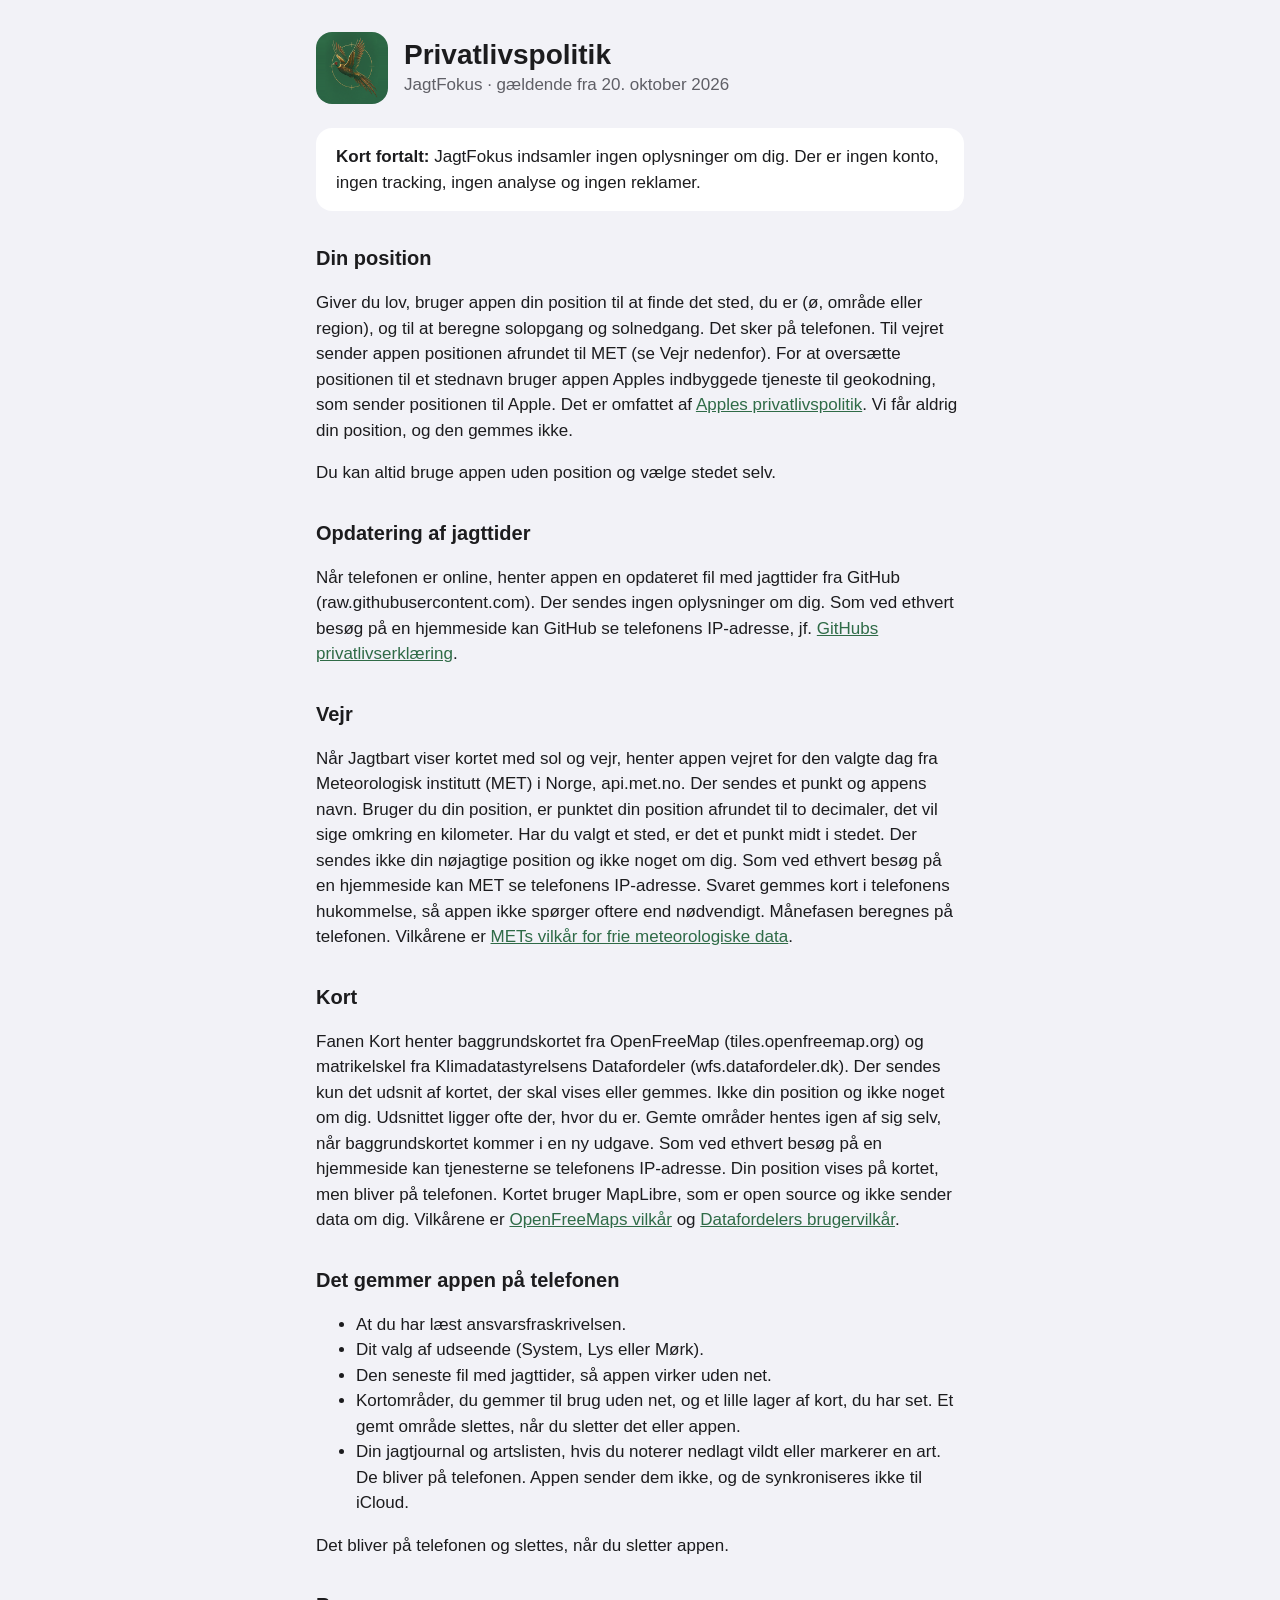
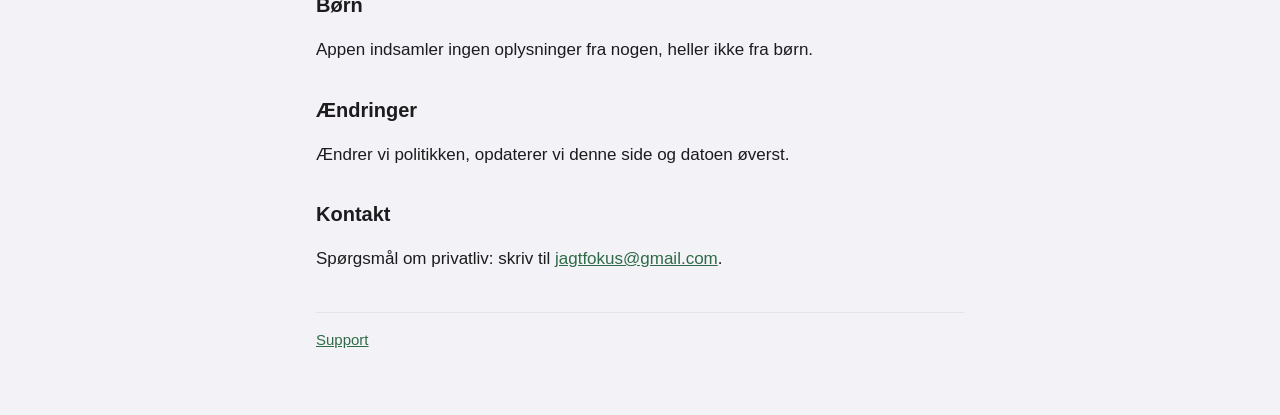
<file: docs/privatliv.html>
<!doctype html>
<html lang="da">
<head>
<meta charset="utf-8">
<meta name="viewport" content="width=device-width, initial-scale=1">
<title>JagtFokus – privatlivspolitik</title>
<link rel="stylesheet" href="style.css">
</head>
<body>
<main>
<header>
  <img src="icon.png" alt="">
  <div>
    <h1>Privatlivspolitik</h1>
    <div class="muted">JagtFokus · gældende fra 20. oktober 2026</div>
  </div>
</header>

<div class="card">
  <p><strong>Kort fortalt:</strong> JagtFokus indsamler ingen oplysninger om dig. Der er ingen konto, ingen tracking, ingen analyse og ingen reklamer.</p>
</div>

<h2>Din position</h2>
<p>Giver du lov, bruger appen din position til at finde det sted, du er (ø, område eller region), og til at beregne solopgang og solnedgang. Det sker på telefonen. Til vejret sender appen positionen afrundet til MET (se Vejr nedenfor). For at oversætte positionen til et stednavn bruger appen Apples indbyggede tjeneste til geokodning, som sender positionen til Apple. Det er omfattet af <a href="https://www.apple.com/dk/legal/privacy/">Apples privatlivspolitik</a>. Vi får aldrig din position, og den gemmes ikke.</p>
<p>Du kan altid bruge appen uden position og vælge stedet selv.</p>

<h2>Opdatering af jagttider</h2>
<p>Når telefonen er online, henter appen en opdateret fil med jagttider fra GitHub (raw.githubusercontent.com). Der sendes ingen oplysninger om dig. Som ved ethvert besøg på en hjemmeside kan GitHub se telefonens IP-adresse, jf. <a href="https://docs.github.com/en/site-policy/privacy-policies/github-general-privacy-statement">GitHubs privatlivserklæring</a>.</p>

<h2>Vejr</h2>
<p>Når Jagtbart viser kortet med sol og vejr, henter appen vejret for den valgte dag fra Meteorologisk institutt (MET) i Norge, api.met.no. Der sendes et punkt og appens navn. Bruger du din position, er punktet din position afrundet til to decimaler, det vil sige omkring en kilometer. Har du valgt et sted, er det et punkt midt i stedet. Der sendes ikke din nøjagtige position og ikke noget om dig. Som ved ethvert besøg på en hjemmeside kan MET se telefonens IP-adresse. Svaret gemmes kort i telefonens hukommelse, så appen ikke spørger oftere end nødvendigt. Månefasen beregnes på telefonen. Vilkårene er <a href="https://www.met.no/en/free-meteorological-data">METs vilkår for frie meteorologiske data</a>.</p>

<h2>Kort</h2>
<p>Fanen Kort henter baggrundskortet fra OpenFreeMap (tiles.openfreemap.org) og matrikelskel fra Klimadatastyrelsens Datafordeler (wfs.datafordeler.dk). Der sendes kun det udsnit af kortet, der skal vises eller gemmes. Ikke din position og ikke noget om dig. Udsnittet ligger ofte der, hvor du er. Gemte områder hentes igen af sig selv, når baggrundskortet kommer i en ny udgave. Som ved ethvert besøg på en hjemmeside kan tjenesterne se telefonens IP-adresse. Din position vises på kortet, men bliver på telefonen. Kortet bruger MapLibre, som er open source og ikke sender data om dig. Vilkårene er <a href="https://openfreemap.org/tos/">OpenFreeMaps vilkår</a> og <a href="https://datafordeler.dk/vejledning/brugervilkaar/ejendomsoplysninger-ebr-og-mat/">Datafordelers brugervilkår</a>.</p>

<h2>Det gemmer appen på telefonen</h2>
<ul>
  <li>At du har læst ansvarsfraskrivelsen.</li>
  <li>Dit valg af udseende (System, Lys eller Mørk).</li>
  <li>Den seneste fil med jagttider, så appen virker uden net.</li>
  <li>Kortområder, du gemmer til brug uden net, og et lille lager af kort, du har set. Et gemt område slettes, når du sletter det eller appen.</li>
  <li>Din jagtjournal og artslisten, hvis du noterer nedlagt vildt eller markerer en art. De bliver på telefonen. Appen sender dem ikke, og de synkroniseres ikke til iCloud.</li>
</ul>
<p>Det bliver på telefonen og slettes, når du sletter appen.</p>

<h2>Børn</h2>
<p>Appen indsamler ingen oplysninger fra nogen, heller ikke fra børn.</p>

<h2>Ændringer</h2>
<p>Ændrer vi politikken, opdaterer vi denne side og datoen øverst.</p>

<h2>Kontakt</h2>
<p>Spørgsmål om privatliv: skriv til <a href="mailto:jagtfokus@gmail.com">jagtfokus@gmail.com</a>.</p>

<nav>
  <a href="index.html">Support</a>
</nav>
</main>
</body>
</html>
</file>
<file: style.css>
:root {
  --bg: #f2f2f7; --card: #ffffff; --text: #1c1c1e; --muted: #5f5f66;
  --accent: #2f6b47; --brass: #7a5c17; --line: #e3e3e8;
}
@media (prefers-color-scheme: dark) {
  :root { --bg: #000000; --card: #1c1c1e; --text: #f2f2f7; --muted: #a1a1a8;
          --accent: #7fc79a; --brass: #d9b65e; --line: #2c2c2e; }
}
* { box-sizing: border-box; }
body { margin: 0; background: var(--bg); color: var(--text);
  font: 17px/1.5 -apple-system, BlinkMacSystemFont, "Segoe UI", Roboto, sans-serif; }
main { max-width: 680px; margin: 0 auto; padding: 32px 16px 64px; }
header { display: flex; gap: 16px; align-items: center; margin-bottom: 24px; }
header img { width: 72px; height: 72px; border-radius: 16px; }
h1 { font-size: 28px; line-height: 1.2; margin: 0; }
h2 { font-size: 20px; margin: 32px 0 8px; }
p, li { color: var(--text); }
.muted { color: var(--muted); }
.card { background: var(--card); border-radius: 16px; padding: 16px 20px; margin: 12px 0; }
.card p:first-child { margin-top: 0; } .card p:last-child { margin-bottom: 0; }
a { color: var(--accent); }
.note { border-left: 3px solid var(--brass); padding-left: 12px; }
nav { margin-top: 40px; border-top: 1px solid var(--line); padding-top: 16px; font-size: 15px; }
nav a { margin-right: 16px; }
</file>
<file: android/style.css>
:root {
  --bg: #f2f2f7; --card: #ffffff; --text: #1c1c1e; --muted: #5f5f66;
  --accent: #2f6b47; --brass: #7a5c17; --line: #e3e3e8;
}
@media (prefers-color-scheme: dark) {
  :root { --bg: #000000; --card: #1c1c1e; --text: #f2f2f7; --muted: #a1a1a8;
          --accent: #7fc79a; --brass: #d9b65e; --line: #2c2c2e; }
}
* { box-sizing: border-box; }
body { margin: 0; background: var(--bg); color: var(--text);
  font: 17px/1.5 -apple-system, BlinkMacSystemFont, "Segoe UI", Roboto, sans-serif; }
main { max-width: 680px; margin: 0 auto; padding: 32px 16px 64px; }
header { display: flex; gap: 16px; align-items: center; margin-bottom: 24px; }
header img { width: 72px; height: 72px; border-radius: 16px; }
h1 { font-size: 28px; line-height: 1.2; margin: 0; }
h2 { font-size: 20px; margin: 32px 0 8px; }
p, li { color: var(--text); }
.muted { color: var(--muted); }
.card { background: var(--card); border-radius: 16px; padding: 16px 20px; margin: 12px 0; }
.card p:first-child { margin-top: 0; } .card p:last-child { margin-bottom: 0; }
a { color: var(--accent); }
.note { border-left: 3px solid var(--brass); padding-left: 12px; }
nav { margin-top: 40px; border-top: 1px solid var(--line); padding-top: 16px; font-size: 15px; }
nav a { margin-right: 16px; }
</file>
<file: docs/style.css>
:root {
  --bg: #f2f2f7; --card: #ffffff; --text: #1c1c1e; --muted: #5f5f66;
  --accent: #2f6b47; --brass: #7a5c17; --line: #e3e3e8;
}
@media (prefers-color-scheme: dark) {
  :root { --bg: #000000; --card: #1c1c1e; --text: #f2f2f7; --muted: #a1a1a8;
          --accent: #7fc79a; --brass: #d9b65e; --line: #2c2c2e; }
}
* { box-sizing: border-box; }
body { margin: 0; background: var(--bg); color: var(--text);
  font: 17px/1.5 -apple-system, BlinkMacSystemFont, "Segoe UI", Roboto, sans-serif; }
main { max-width: 680px; margin: 0 auto; padding: 32px 16px 64px; }
header { display: flex; gap: 16px; align-items: center; margin-bottom: 24px; }
header img { width: 72px; height: 72px; border-radius: 16px; }
h1 { font-size: 28px; line-height: 1.2; margin: 0; }
h2 { font-size: 20px; margin: 32px 0 8px; }
p, li { color: var(--text); }
.muted { color: var(--muted); }
.card { background: var(--card); border-radius: 16px; padding: 16px 20px; margin: 12px 0; }
.card p:first-child { margin-top: 0; } .card p:last-child { margin-bottom: 0; }
a { color: var(--accent); }
.note { border-left: 3px solid var(--brass); padding-left: 12px; }
nav { margin-top: 40px; border-top: 1px solid var(--line); padding-top: 16px; font-size: 15px; }
nav a { margin-right: 16px; }
</file>
